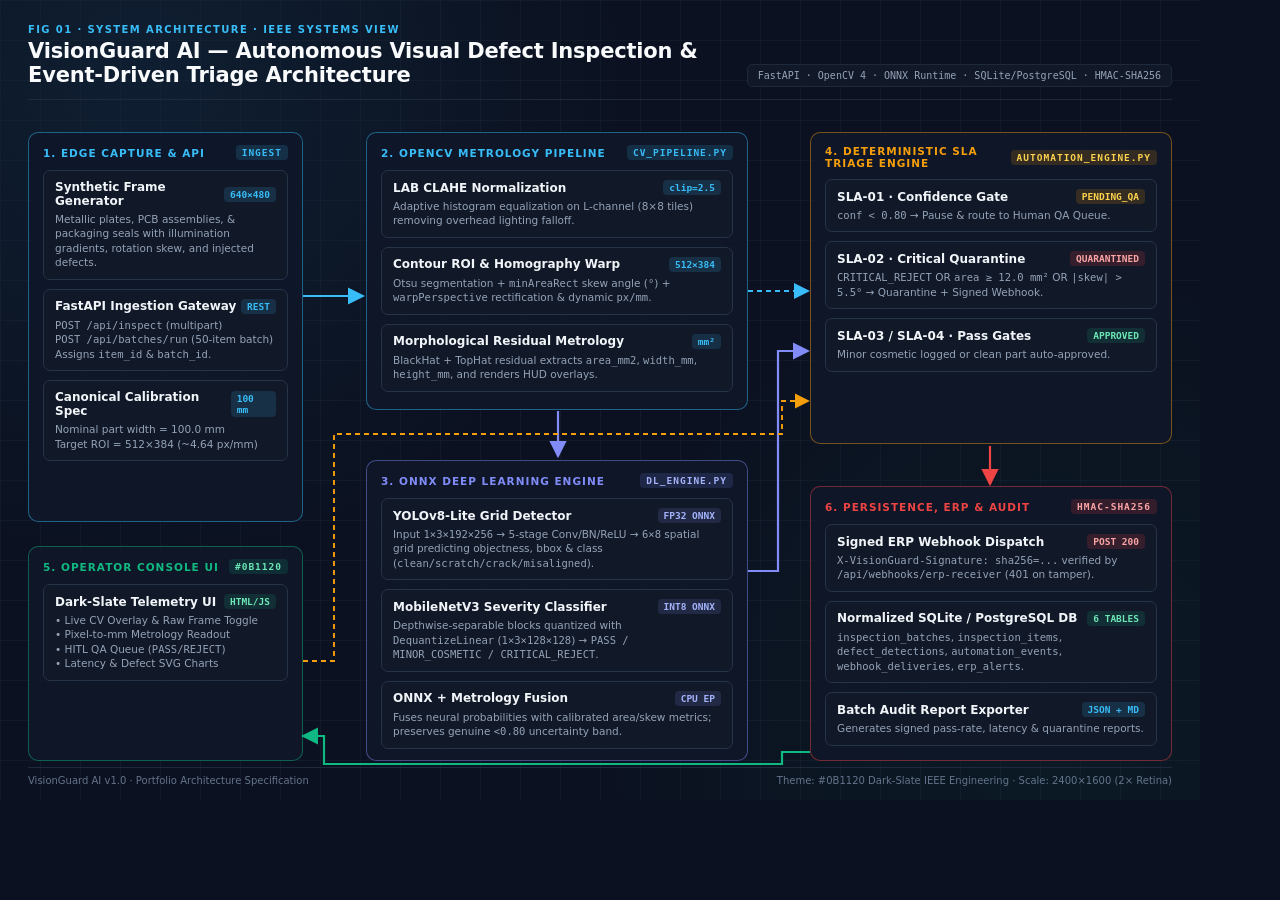
<file: _portfolio_diagrams/html/01_visionguard_architecture.html>
<!DOCTYPE html>
<html lang="en">
<head>
<meta charset="UTF-8" />
<style>

  * { box-sizing: border-box; margin: 0; padding: 0; }
  html, body {
    width: 1200px;
    height: 800px;
    overflow: hidden;
    background: #0B1120;
    color: #F1F5F9;
    font-family: "Inter", "Segoe UI", system-ui, -apple-system, sans-serif;
  }
  .canvas {
    width: 1200px;
    height: 800px;
    padding: 24px 28px;
    background:
      radial-gradient(circle at 12% 10%, rgba(56, 189, 248, 0.08), transparent 38%),
      radial-gradient(circle at 88% 90%, rgba(16, 185, 129, 0.06), transparent 36%),
      #0B1120;
    position: relative;
  }
  .grid-bg {
    position: absolute;
    inset: 0;
    background-image:
      linear-gradient(to right, rgba(30, 41, 59, 0.35) 1px, transparent 1px),
      linear-gradient(to bottom, rgba(30, 41, 59, 0.35) 1px, transparent 1px);
    background-size: 40px 40px;
    pointer-events: none;
  }
  .header {
    position: relative;
    z-index: 2;
    display: flex;
    justify-content: space-between;
    align-items: flex-end;
    border-bottom: 1.5px solid #1E293B;
    padding-bottom: 12px;
    margin-bottom: 16px;
  }
  .title-tag {
    font-size: 10px;
    font-weight: 700;
    letter-spacing: 1.4px;
    text-transform: uppercase;
    color: #38BDF8;
    margin-bottom: 4px;
  }
  h1 {
    font-size: 21px;
    font-weight: 800;
    color: #F8FAFC;
    letter-spacing: -0.2px;
  }
  .meta-badge {
    font-family: "JetBrains Mono", Consolas, monospace;
    font-size: 10px;
    color: #94A3B8;
    background: #111827;
    border: 1px solid #1E293B;
    padding: 5px 10px;
    border-radius: 5px;
    white-space: nowrap;
  }
  .footer {
    position: absolute;
    left: 28px;
    right: 28px;
    bottom: 14px;
    z-index: 2;
    display: flex;
    justify-content: space-between;
    font-size: 10px;
    color: #64748B;
    border-top: 1px solid #1E293B;
    padding-top: 7px;
  }
  .mono { font-family: "JetBrains Mono", Consolas, monospace; }

  .arch-stage {
    position: relative;
    z-index: 2;
    height: 660px;
  }
  .zone {
    position: absolute;
    border-radius: 10px;
    border: 1.5px solid #1E293B;
    background: rgba(15, 23, 42, 0.88);
    padding: 12px 14px;
  }
  .zone-title {
    font-size: 10.5px;
    font-weight: 800;
    text-transform: uppercase;
    letter-spacing: 1px;
    margin-bottom: 10px;
    display: flex;
    justify-content: space-between;
    align-items: center;
  }
  .box {
    background: #111827;
    border: 1px solid #263449;
    border-radius: 7px;
    padding: 9px 11px;
    margin-bottom: 9px;
  }
  .box:last-child { margin-bottom: 0; }
  .box-head {
    font-size: 12px;
    font-weight: 700;
    color: #F1F5F9;
    margin-bottom: 4px;
    display: flex;
    justify-content: space-between;
    align-items: center;
  }
  .box-sub {
    font-size: 10.5px;
    color: #94A3B8;
    line-height: 1.38;
  }
  .pill {
    font-family: "JetBrains Mono", Consolas, monospace;
    font-size: 9.5px;
    padding: 2px 6px;
    border-radius: 4px;
    font-weight: 700;
  }
  .c-cyan { color: #38BDF8; border-color: rgba(56,189,248,0.45); }
  .bg-cyan { background: rgba(56,189,248,0.14); color: #38BDF8; }
  .c-indigo { color: #818CF8; border-color: rgba(129,140,248,0.45); }
  .bg-indigo { background: rgba(129,140,248,0.14); color: #A5B4FC; }
  .c-emerald { color: #10B981; border-color: rgba(16,185,129,0.45); }
  .bg-emerald { background: rgba(16,185,129,0.14); color: #6EE7B7; }
  .c-amber { color: #F59E0B; border-color: rgba(245,158,11,0.45); }
  .bg-amber { background: rgba(245,158,11,0.16); color: #FCD34D; }
  .c-crimson { color: #EF4444; border-color: rgba(239,68,68,0.45); }
  .bg-crimson { background: rgba(239,68,68,0.16); color: #FCA5A5; }
</style>
</head>
<body>
<div class="canvas">
  <div class="grid-bg"></div>
  <header class="header">
    <div>
      <div class="title-tag">FIG 01 · SYSTEM ARCHITECTURE · IEEE SYSTEMS VIEW</div>
      <h1>VisionGuard AI — Autonomous Visual Defect Inspection &amp; Event-Driven Triage Architecture</h1>
    </div>
    <div class="meta-badge">FastAPI · OpenCV 4 · ONNX Runtime · SQLite/PostgreSQL · HMAC-SHA256</div>
  </header>

  <div class="arch-stage">
    <!-- SVG orthogonal connectors -->
    <svg width="1144" height="660" style="position:absolute;inset:0;z-index:1;pointer-events:none;">
      <defs>
        <marker id="arr-cyan" markerWidth="8" markerHeight="8" refX="7" refY="4" orient="auto">
          <path d="M0,0 L8,4 L0,8 Z" fill="#38BDF8"/>
        </marker>
        <marker id="arr-indigo" markerWidth="8" markerHeight="8" refX="7" refY="4" orient="auto">
          <path d="M0,0 L8,4 L0,8 Z" fill="#818CF8"/>
        </marker>
        <marker id="arr-emerald" markerWidth="8" markerHeight="8" refX="7" refY="4" orient="auto">
          <path d="M0,0 L8,4 L0,8 Z" fill="#10B981"/>
        </marker>
        <marker id="arr-crimson" markerWidth="8" markerHeight="8" refX="7" refY="4" orient="auto">
          <path d="M0,0 L8,4 L0,8 Z" fill="#EF4444"/>
        </marker>
        <marker id="arr-amber" markerWidth="8" markerHeight="8" refX="7" refY="4" orient="auto">
          <path d="M0,0 L8,4 L0,8 Z" fill="#F59E0B"/>
        </marker>
      </defs>
      <!-- Ingestion -> CV -->
      <path d="M275,180 L335,180" stroke="#38BDF8" stroke-width="2.2" fill="none" marker-end="url(#arr-cyan)"/>
      <!-- CV -> ONNX DL -->
      <path d="M530,295 L530,340" stroke="#818CF8" stroke-width="2.2" fill="none" marker-end="url(#arr-indigo)"/>
      <!-- CV -> SLA (metrology metrics) -->
      <path d="M720,175 L780,175" stroke="#38BDF8" stroke-width="2" stroke-dasharray="5,4" fill="none" marker-end="url(#arr-cyan)"/>
      <!-- ONNX DL -> SLA -->
      <path d="M720,455 L750,455 L750,235 L780,235" stroke="#818CF8" stroke-width="2.2" fill="none" marker-end="url(#arr-indigo)"/>
      <!-- SLA -> Persistence & ERP -->
      <path d="M962,330 L962,368" stroke="#EF4444" stroke-width="2.2" fill="none" marker-end="url(#arr-crimson)"/>
      <!-- Persistence -> Console (routed cleanly above footer in bottom gutter y=648) -->
      <path d="M782,636 L754,636 L754,648 L296,648 L296,620 L275,620" stroke="#10B981" stroke-width="2.2" fill="none" marker-end="url(#arr-emerald)"/>
      <!-- Console QA Override -> SLA (routed along left-middle corridor y=318 and vertical channel x=754) -->
      <path d="M275,545 L306,545 L306,318 L754,318 L754,285 L780,285" stroke="#F59E0B" stroke-width="1.9" stroke-dasharray="5,4" fill="none" marker-end="url(#arr-amber)"/>
    </svg>

    <!-- Zone 1: Edge Ingestion -->
    <div class="zone c-cyan" style="left:0;top:16px;width:275px;height:390px;">
      <div class="zone-title"><span>1. Edge Capture &amp; API</span><span class="pill bg-cyan">INGEST</span></div>
      <div class="box">
        <div class="box-head"><span>Synthetic Frame Generator</span><span class="pill bg-cyan">640×480</span></div>
        <div class="box-sub">Metallic plates, PCB assemblies, &amp; packaging seals with illumination gradients, rotation skew, and injected defects.</div>
      </div>
      <div class="box">
        <div class="box-head"><span>FastAPI Ingestion Gateway</span><span class="pill bg-cyan">REST</span></div>
        <div class="box-sub"><span class="mono">POST /api/inspect</span> (multipart)<br/><span class="mono">POST /api/batches/run</span> (50-item batch)<br/>Assigns <span class="mono">item_id</span> &amp; <span class="mono">batch_id</span>.</div>
      </div>
      <div class="box">
        <div class="box-head"><span>Canonical Calibration Spec</span><span class="pill bg-cyan">100 mm</span></div>
        <div class="box-sub">Nominal part width = 100.0 mm<br/>Target ROI = 512×384 (~4.64 px/mm)</div>
      </div>
    </div>

    <!-- Zone 1b: Operator Console -->
    <div class="zone c-emerald" style="left:0;top:430px;width:275px;height:215px;">
      <div class="zone-title"><span>5. Operator Console UI</span><span class="pill bg-emerald">#0B1120</span></div>
      <div class="box">
        <div class="box-head"><span>Dark-Slate Telemetry UI</span><span class="pill bg-emerald">HTML/JS</span></div>
        <div class="box-sub">• Live CV Overlay &amp; Raw Frame Toggle<br/>• Pixel-to-mm Metrology Readout<br/>• HITL QA Queue (<span class="mono">PASS/REJECT</span>)<br/>• Latency &amp; Defect SVG Charts</div>
      </div>
    </div>

    <!-- Zone 2: Classical CV & Metrology -->
    <div class="zone c-cyan" style="left:338px;top:16px;width:382px;height:278px;">
      <div class="zone-title"><span>2. OpenCV Metrology Pipeline</span><span class="pill bg-cyan">cv_pipeline.py</span></div>
      <div class="box">
        <div class="box-head"><span>LAB CLAHE Normalization</span><span class="pill bg-cyan">clip=2.5</span></div>
        <div class="box-sub">Adaptive histogram equalization on L-channel (8×8 tiles) removing overhead lighting falloff.</div>
      </div>
      <div class="box">
        <div class="box-head"><span>Contour ROI &amp; Homography Warp</span><span class="pill bg-cyan">512×384</span></div>
        <div class="box-sub">Otsu segmentation + <span class="mono">minAreaRect</span> skew angle (<span class="mono">°</span>) + <span class="mono">warpPerspective</span> rectification &amp; dynamic <span class="mono">px/mm</span>.</div>
      </div>
      <div class="box">
        <div class="box-head"><span>Morphological Residual Metrology</span><span class="pill bg-cyan">mm²</span></div>
        <div class="box-sub">BlackHat + TopHat residual extracts <span class="mono">area_mm2</span>, <span class="mono">width_mm</span>, <span class="mono">height_mm</span>, and renders HUD overlays.</div>
      </div>
    </div>

    <!-- Zone 3: ONNX Runtime DL Engine -->
    <div class="zone c-indigo" style="left:338px;top:344px;width:382px;height:301px;">
      <div class="zone-title"><span>3. ONNX Deep Learning Engine</span><span class="pill bg-indigo">dl_engine.py</span></div>
      <div class="box">
        <div class="box-head"><span>YOLOv8-Lite Grid Detector</span><span class="pill bg-indigo">FP32 ONNX</span></div>
        <div class="box-sub">Input <span class="mono">1×3×192×256</span> → 5-stage Conv/BN/ReLU → <span class="mono">6×8</span> spatial grid predicting objectness, bbox &amp; class (<span class="mono">clean/scratch/crack/misaligned</span>).</div>
      </div>
      <div class="box">
        <div class="box-head"><span>MobileNetV3 Severity Classifier</span><span class="pill bg-indigo">INT8 ONNX</span></div>
        <div class="box-sub">Depthwise-separable blocks quantized with <span class="mono">DequantizeLinear</span> (<span class="mono">1×3×128×128</span>) → <span class="mono">PASS / MINOR_COSMETIC / CRITICAL_REJECT</span>.</div>
      </div>
      <div class="box">
        <div class="box-head"><span>ONNX + Metrology Fusion</span><span class="pill bg-indigo">CPU EP</span></div>
        <div class="box-sub">Fuses neural probabilities with calibrated area/skew metrics; preserves genuine <span class="mono">&lt;0.80</span> uncertainty band.</div>
      </div>
    </div>

    <!-- Zone 4: Automation Triage -->
    <div class="zone c-amber" style="left:782px;top:16px;width:362px;height:312px;">
      <div class="zone-title"><span>4. Deterministic SLA Triage Engine</span><span class="pill bg-amber">automation_engine.py</span></div>
      <div class="box">
        <div class="box-head"><span>SLA-01 · Confidence Gate</span><span class="pill bg-amber">PENDING_QA</span></div>
        <div class="box-sub"><span class="mono">conf &lt; 0.80</span> → Pause &amp; route to Human QA Queue.</div>
      </div>
      <div class="box">
        <div class="box-head"><span>SLA-02 · Critical Quarantine</span><span class="pill bg-crimson">QUARANTINED</span></div>
        <div class="box-sub"><span class="mono">CRITICAL_REJECT</span> OR <span class="mono">area ≥ 12.0 mm²</span> OR <span class="mono">|skew| &gt; 5.5°</span> → Quarantine + Signed Webhook.</div>
      </div>
      <div class="box">
        <div class="box-head"><span>SLA-03 / SLA-04 · Pass Gates</span><span class="pill bg-emerald">APPROVED</span></div>
        <div class="box-sub">Minor cosmetic logged or clean part auto-approved.</div>
      </div>
    </div>

    <!-- Zone 4b: Persistence & Webhook Dispatch -->
    <div class="zone c-crimson" style="left:782px;top:370px;width:362px;height:275px;">
      <div class="zone-title"><span>6. Persistence, ERP &amp; Audit</span><span class="pill bg-crimson">HMAC-SHA256</span></div>
      <div class="box">
        <div class="box-head"><span>Signed ERP Webhook Dispatch</span><span class="pill bg-crimson">POST 200</span></div>
        <div class="box-sub"><span class="mono">X-VisionGuard-Signature: sha256=...</span> verified by <span class="mono">/api/webhooks/erp-receiver</span> (401 on tamper).</div>
      </div>
      <div class="box">
        <div class="box-head"><span>Normalized SQLite / PostgreSQL DB</span><span class="pill bg-emerald">6 TABLES</span></div>
        <div class="box-sub"><span class="mono">inspection_batches</span>, <span class="mono">inspection_items</span>, <span class="mono">defect_detections</span>, <span class="mono">automation_events</span>, <span class="mono">webhook_deliveries</span>, <span class="mono">erp_alerts</span>.</div>
      </div>
      <div class="box">
        <div class="box-head"><span>Batch Audit Report Exporter</span><span class="pill bg-cyan">JSON + MD</span></div>
        <div class="box-sub">Generates signed pass-rate, latency &amp; quarantine reports.</div>
      </div>
    </div>
  </div>

  <footer class="footer">
    <span>VisionGuard AI v1.0 · Portfolio Architecture Specification</span>
    <span>Theme: #0B1120 Dark-Slate IEEE Engineering · Scale: 2400×1600 (2× Retina)</span>
  </footer>
</div>
</body>
</html>
</file>
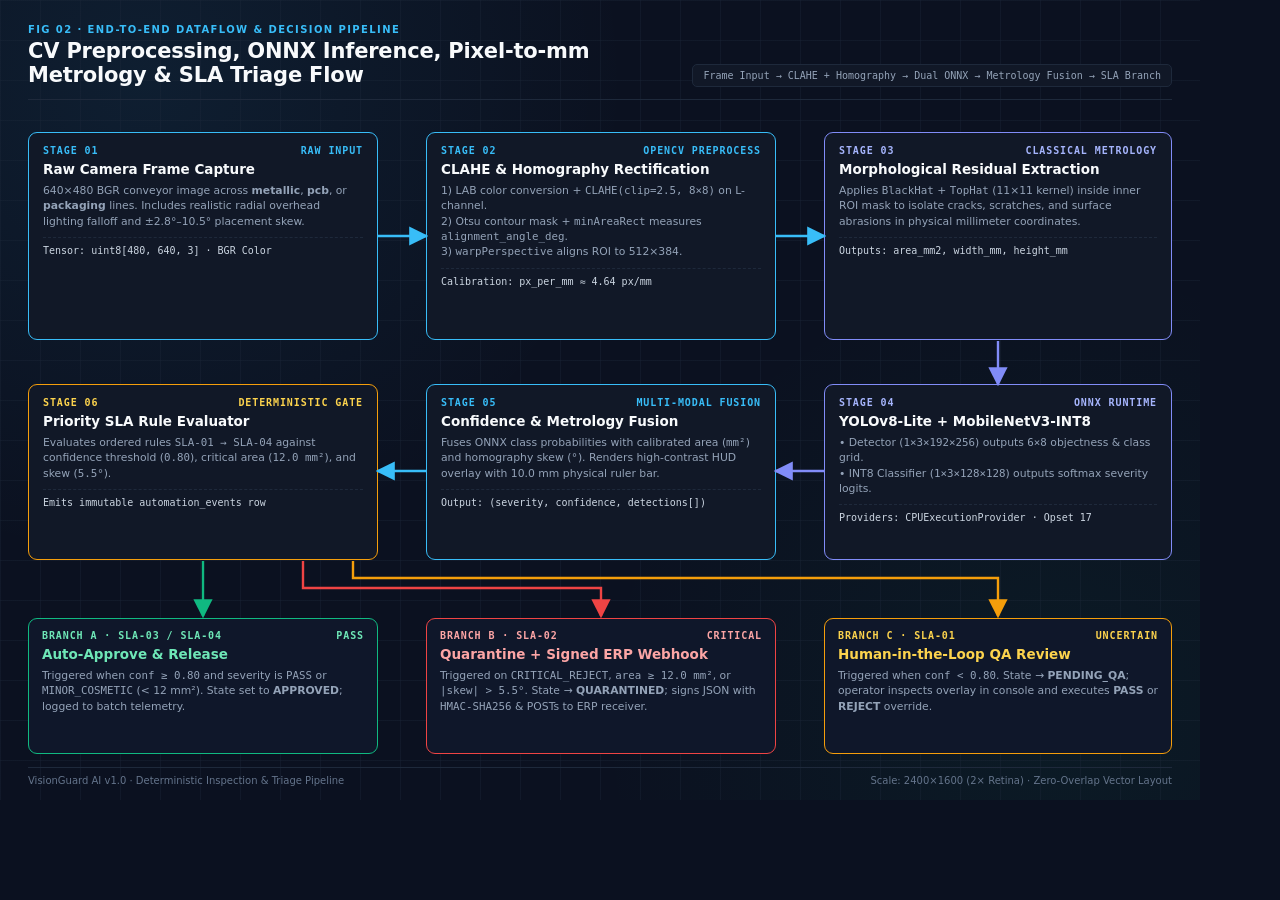
<file: _portfolio_diagrams/html/02_cv_dl_triage_pipeline.html>
<!DOCTYPE html>
<html lang="en">
<head>
<meta charset="UTF-8" />
<style>

  * { box-sizing: border-box; margin: 0; padding: 0; }
  html, body {
    width: 1200px;
    height: 800px;
    overflow: hidden;
    background: #0B1120;
    color: #F1F5F9;
    font-family: "Inter", "Segoe UI", system-ui, -apple-system, sans-serif;
  }
  .canvas {
    width: 1200px;
    height: 800px;
    padding: 24px 28px;
    background:
      radial-gradient(circle at 12% 10%, rgba(56, 189, 248, 0.08), transparent 38%),
      radial-gradient(circle at 88% 90%, rgba(16, 185, 129, 0.06), transparent 36%),
      #0B1120;
    position: relative;
  }
  .grid-bg {
    position: absolute;
    inset: 0;
    background-image:
      linear-gradient(to right, rgba(30, 41, 59, 0.35) 1px, transparent 1px),
      linear-gradient(to bottom, rgba(30, 41, 59, 0.35) 1px, transparent 1px);
    background-size: 40px 40px;
    pointer-events: none;
  }
  .header {
    position: relative;
    z-index: 2;
    display: flex;
    justify-content: space-between;
    align-items: flex-end;
    border-bottom: 1.5px solid #1E293B;
    padding-bottom: 12px;
    margin-bottom: 16px;
  }
  .title-tag {
    font-size: 10px;
    font-weight: 700;
    letter-spacing: 1.4px;
    text-transform: uppercase;
    color: #38BDF8;
    margin-bottom: 4px;
  }
  h1 {
    font-size: 21px;
    font-weight: 800;
    color: #F8FAFC;
    letter-spacing: -0.2px;
  }
  .meta-badge {
    font-family: "JetBrains Mono", Consolas, monospace;
    font-size: 10px;
    color: #94A3B8;
    background: #111827;
    border: 1px solid #1E293B;
    padding: 5px 10px;
    border-radius: 5px;
    white-space: nowrap;
  }
  .footer {
    position: absolute;
    left: 28px;
    right: 28px;
    bottom: 14px;
    z-index: 2;
    display: flex;
    justify-content: space-between;
    font-size: 10px;
    color: #64748B;
    border-top: 1px solid #1E293B;
    padding-top: 7px;
  }
  .mono { font-family: "JetBrains Mono", Consolas, monospace; }

  .flow-stage {
    position: relative;
    z-index: 2;
    height: 660px;
  }
  .step-card {
    position: absolute;
    background: #111827;
    border: 1.5px solid #263449;
    border-radius: 9px;
    padding: 12px 14px;
  }
  .step-num {
    font-family: "JetBrains Mono", Consolas, monospace;
    font-size: 10px;
    font-weight: 800;
    letter-spacing: 0.9px;
    text-transform: uppercase;
    margin-bottom: 5px;
    display: flex;
    justify-content: space-between;
  }
  .step-title {
    font-size: 13.5px;
    font-weight: 800;
    color: #F8FAFC;
    margin-bottom: 6px;
  }
  .step-body {
    font-size: 10.8px;
    color: #94A3B8;
    line-height: 1.42;
  }
  .metric-row {
    margin-top: 8px;
    padding-top: 7px;
    border-top: 1px dashed #1E293B;
    font-family: "JetBrains Mono", Consolas, monospace;
    font-size: 10px;
    color: #CBD5E1;
  }
  .branch-card {
    position: absolute;
    border-radius: 9px;
    padding: 11px 13px;
    background: #0F172A;
  }
</style>
</head>
<body>
<div class="canvas">
  <div class="grid-bg"></div>
  <header class="header">
    <div>
      <div class="title-tag">FIG 02 · END-TO-END DATAFLOW &amp; DECISION PIPELINE</div>
      <h1>CV Preprocessing, ONNX Inference, Pixel-to-mm Metrology &amp; SLA Triage Flow</h1>
    </div>
    <div class="meta-badge">Frame Input → CLAHE + Homography → Dual ONNX → Metrology Fusion → SLA Branch</div>
  </header>

  <div class="flow-stage">
    <svg width="1144" height="660" style="position:absolute;inset:0;z-index:1;pointer-events:none;">
      <defs>
        <marker id="a-c" markerWidth="8" markerHeight="8" refX="7" refY="4" orient="auto"><path d="M0,0 L8,4 L0,8 Z" fill="#38BDF8"/></marker>
        <marker id="a-i" markerWidth="8" markerHeight="8" refX="7" refY="4" orient="auto"><path d="M0,0 L8,4 L0,8 Z" fill="#818CF8"/></marker>
        <marker id="a-e" markerWidth="8" markerHeight="8" refX="7" refY="4" orient="auto"><path d="M0,0 L8,4 L0,8 Z" fill="#10B981"/></marker>
        <marker id="a-r" markerWidth="8" markerHeight="8" refX="7" refY="4" orient="auto"><path d="M0,0 L8,4 L0,8 Z" fill="#EF4444"/></marker>
        <marker id="a-a" markerWidth="8" markerHeight="8" refX="7" refY="4" orient="auto"><path d="M0,0 L8,4 L0,8 Z" fill="#F59E0B"/></marker>
      </defs>
      <!-- Top row: 1 -> 2 -> 3 -->
      <path d="M350,120 L398,120" stroke="#38BDF8" stroke-width="2.4" fill="none" marker-end="url(#a-c)"/>
      <path d="M748,120 L796,120" stroke="#38BDF8" stroke-width="2.4" fill="none" marker-end="url(#a-c)"/>
      <!-- 3 -> 4 (vertical drop on right to middle row) -->
      <path d="M970,225 L970,268" stroke="#818CF8" stroke-width="2.4" fill="none" marker-end="url(#a-i)"/>
      <!-- Middle row: 4 -> 5 (right to left) -->
      <path d="M796,355 L748,355" stroke="#818CF8" stroke-width="2.4" fill="none" marker-end="url(#a-i)"/>
      <!-- 5 -> 6 (right to left) -->
      <path d="M398,355 L350,355" stroke="#38BDF8" stroke-width="2.4" fill="none" marker-end="url(#a-c)"/>
      <!-- 6 (SLA Gate) -> 3 bottom branches -->
      <path d="M175,445 L175,500" stroke="#10B981" stroke-width="2.4" fill="none" marker-end="url(#a-e)"/>
      <path d="M275,445 L275,472 L573,472 L573,500" stroke="#EF4444" stroke-width="2.4" fill="none" marker-end="url(#a-r)"/>
      <path d="M325,445 L325,462 L970,462 L970,500" stroke="#F59E0B" stroke-width="2.4" fill="none" marker-end="url(#a-a)"/>
    </svg>

    <!-- STEP 1 -->
    <div class="step-card" style="left:0;top:16px;width:350px;height:208px;border-color:#38BDF8;">
      <div class="step-num" style="color:#38BDF8;"><span>STAGE 01</span><span>RAW INPUT</span></div>
      <div class="step-title">Raw Camera Frame Capture</div>
      <div class="step-body">
        640×480 BGR conveyor image across <strong>metallic</strong>, <strong>pcb</strong>, or <strong>packaging</strong> lines. Includes realistic radial overhead lighting falloff and ±2.8°–10.5° placement skew.
      </div>
      <div class="metric-row">Tensor: uint8[480, 640, 3] · BGR Color</div>
    </div>

    <!-- STEP 2 -->
    <div class="step-card" style="left:398px;top:16px;width:350px;height:208px;border-color:#38BDF8;">
      <div class="step-num" style="color:#38BDF8;"><span>STAGE 02</span><span>OPENCV PREPROCESS</span></div>
      <div class="step-title">CLAHE &amp; Homography Rectification</div>
      <div class="step-body">
        1) LAB color conversion + <span class="mono">CLAHE(clip=2.5, 8×8)</span> on L-channel.<br/>
        2) Otsu contour mask + <span class="mono">minAreaRect</span> measures <span class="mono">alignment_angle_deg</span>.<br/>
        3) <span class="mono">warpPerspective</span> aligns ROI to 512×384.
      </div>
      <div class="metric-row">Calibration: px_per_mm ≈ 4.64 px/mm</div>
    </div>

    <!-- STEP 3 -->
    <div class="step-card" style="left:796px;top:16px;width:348px;height:208px;border-color:#818CF8;">
      <div class="step-num" style="color:#A5B4FC;"><span>STAGE 03</span><span>CLASSICAL METROLOGY</span></div>
      <div class="step-title">Morphological Residual Extraction</div>
      <div class="step-body">
        Applies <span class="mono">BlackHat</span> + <span class="mono">TopHat</span> (11×11 kernel) inside inner ROI mask to isolate cracks, scratches, and surface abrasions in physical millimeter coordinates.
      </div>
      <div class="metric-row">Outputs: area_mm2, width_mm, height_mm</div>
    </div>

    <!-- STEP 4 -->
    <div class="step-card" style="left:796px;top:268px;width:348px;height:176px;border-color:#818CF8;">
      <div class="step-num" style="color:#A5B4FC;"><span>STAGE 04</span><span>ONNX RUNTIME</span></div>
      <div class="step-title">YOLOv8-Lite + MobileNetV3-INT8</div>
      <div class="step-body">
        • Detector (<span class="mono">1×3×192×256</span>) outputs <span class="mono">6×8</span> objectness &amp; class grid.<br/>
        • INT8 Classifier (<span class="mono">1×3×128×128</span>) outputs softmax severity logits.
      </div>
      <div class="metric-row">Providers: CPUExecutionProvider · Opset 17</div>
    </div>

    <!-- STEP 5 -->
    <div class="step-card" style="left:398px;top:268px;width:350px;height:176px;border-color:#38BDF8;">
      <div class="step-num" style="color:#38BDF8;"><span>STAGE 05</span><span>MULTI-MODAL FUSION</span></div>
      <div class="step-title">Confidence &amp; Metrology Fusion</div>
      <div class="step-body">
        Fuses ONNX class probabilities with calibrated area (<span class="mono">mm²</span>) and homography skew (<span class="mono">°</span>). Renders high-contrast HUD overlay with 10.0 mm physical ruler bar.
      </div>
      <div class="metric-row">Output: (severity, confidence, detections[])</div>
    </div>

    <!-- STEP 6 -->
    <div class="step-card" style="left:0;top:268px;width:350px;height:176px;border-color:#F59E0B;">
      <div class="step-num" style="color:#FCD34D;"><span>STAGE 06</span><span>DETERMINISTIC GATE</span></div>
      <div class="step-title">Priority SLA Rule Evaluator</div>
      <div class="step-body">
        Evaluates ordered rules <span class="mono">SLA-01 → SLA-04</span> against confidence threshold (<span class="mono">0.80</span>), critical area (<span class="mono">12.0 mm²</span>), and skew (<span class="mono">5.5°</span>).
      </div>
      <div class="metric-row">Emits immutable automation_events row</div>
    </div>

    <!-- BRANCH A: AUTO-APPROVE -->
    <div class="branch-card" style="left:0;top:502px;width:350px;height:136px;border:1.5px solid #10B981;">
      <div class="step-num" style="color:#6EE7B7;"><span>BRANCH A · SLA-03 / SLA-04</span><span>PASS</span></div>
      <div class="step-title" style="color:#6EE7B7;">Auto-Approve &amp; Release</div>
      <div class="step-body">
        Triggered when <span class="mono">conf ≥ 0.80</span> and severity is <span class="mono">PASS</span> or <span class="mono">MINOR_COSMETIC</span> (&lt; 12 mm²). State set to <strong>APPROVED</strong>; logged to batch telemetry.
      </div>
    </div>

    <!-- BRANCH B: QUARANTINE + WEBHOOK -->
    <div class="branch-card" style="left:398px;top:502px;width:350px;height:136px;border:1.5px solid #EF4444;">
      <div class="step-num" style="color:#FCA5A5;"><span>BRANCH B · SLA-02</span><span>CRITICAL</span></div>
      <div class="step-title" style="color:#FCA5A5;">Quarantine + Signed ERP Webhook</div>
      <div class="step-body">
        Triggered on <span class="mono">CRITICAL_REJECT</span>, <span class="mono">area ≥ 12.0 mm²</span>, or <span class="mono">|skew| &gt; 5.5°</span>. State → <strong>QUARANTINED</strong>; signs JSON with <span class="mono">HMAC-SHA256</span> &amp; POSTs to ERP receiver.
      </div>
    </div>

    <!-- BRANCH C: HITL QA -->
    <div class="branch-card" style="left:796px;top:502px;width:348px;height:136px;border:1.5px solid #F59E0B;">
      <div class="step-num" style="color:#FCD34D;"><span>BRANCH C · SLA-01</span><span>UNCERTAIN</span></div>
      <div class="step-title" style="color:#FCD34D;">Human-in-the-Loop QA Review</div>
      <div class="step-body">
        Triggered when <span class="mono">conf &lt; 0.80</span>. State → <strong>PENDING_QA</strong>; operator inspects overlay in console and executes <strong>PASS</strong> or <strong>REJECT</strong> override.
      </div>
    </div>
  </div>

  <footer class="footer">
    <span>VisionGuard AI v1.0 · Deterministic Inspection &amp; Triage Pipeline</span>
    <span>Scale: 2400×1600 (2× Retina) · Zero-Overlap Vector Layout</span>
  </footer>
</div>
</body>
</html>
</file>
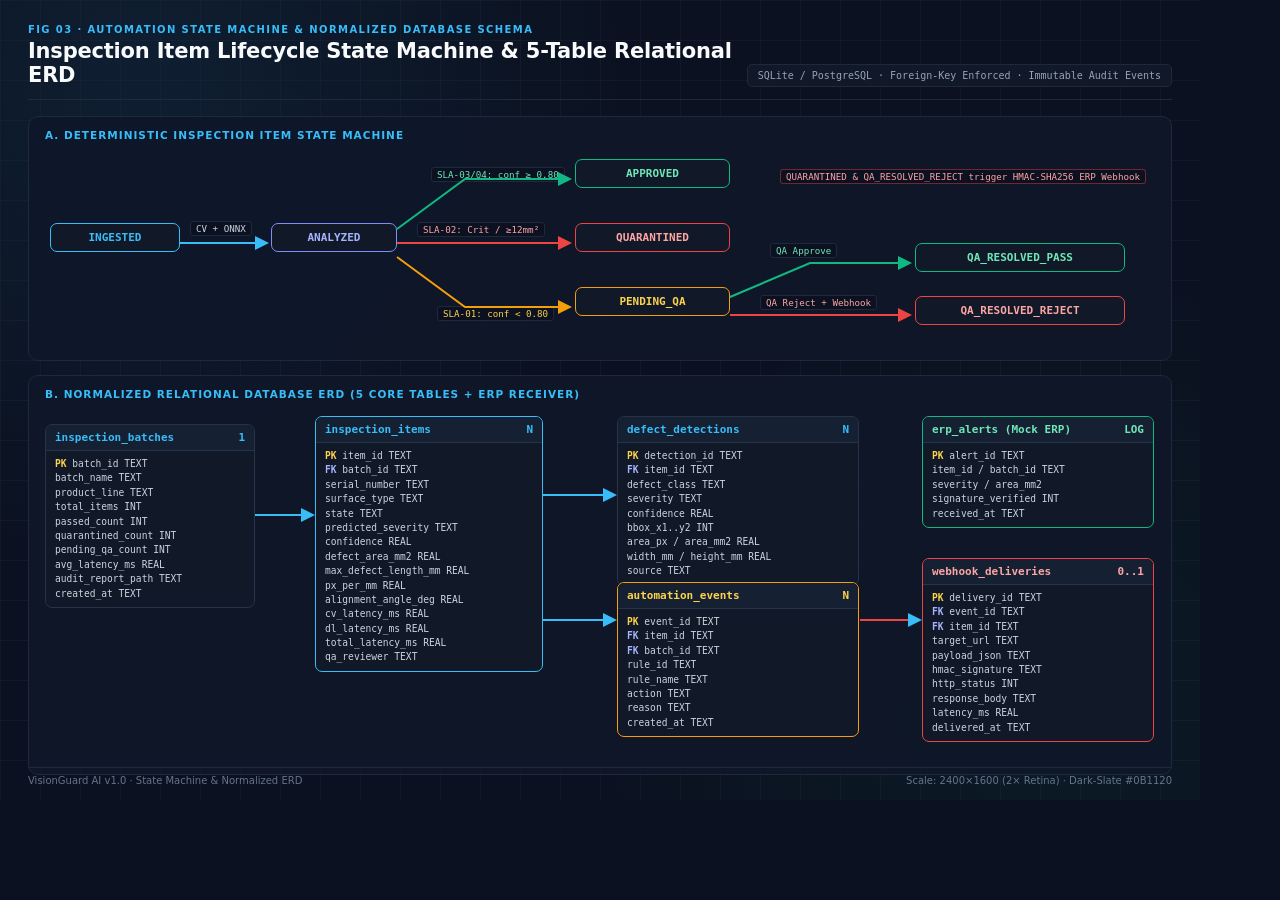
<file: _portfolio_diagrams/html/03_automation_erd_state_machine.html>
<!DOCTYPE html>
<html lang="en">
<head>
<meta charset="UTF-8" />
<style>

  * { box-sizing: border-box; margin: 0; padding: 0; }
  html, body {
    width: 1200px;
    height: 800px;
    overflow: hidden;
    background: #0B1120;
    color: #F1F5F9;
    font-family: "Inter", "Segoe UI", system-ui, -apple-system, sans-serif;
  }
  .canvas {
    width: 1200px;
    height: 800px;
    padding: 24px 28px;
    background:
      radial-gradient(circle at 12% 10%, rgba(56, 189, 248, 0.08), transparent 38%),
      radial-gradient(circle at 88% 90%, rgba(16, 185, 129, 0.06), transparent 36%),
      #0B1120;
    position: relative;
  }
  .grid-bg {
    position: absolute;
    inset: 0;
    background-image:
      linear-gradient(to right, rgba(30, 41, 59, 0.35) 1px, transparent 1px),
      linear-gradient(to bottom, rgba(30, 41, 59, 0.35) 1px, transparent 1px);
    background-size: 40px 40px;
    pointer-events: none;
  }
  .header {
    position: relative;
    z-index: 2;
    display: flex;
    justify-content: space-between;
    align-items: flex-end;
    border-bottom: 1.5px solid #1E293B;
    padding-bottom: 12px;
    margin-bottom: 16px;
  }
  .title-tag {
    font-size: 10px;
    font-weight: 700;
    letter-spacing: 1.4px;
    text-transform: uppercase;
    color: #38BDF8;
    margin-bottom: 4px;
  }
  h1 {
    font-size: 21px;
    font-weight: 800;
    color: #F8FAFC;
    letter-spacing: -0.2px;
  }
  .meta-badge {
    font-family: "JetBrains Mono", Consolas, monospace;
    font-size: 10px;
    color: #94A3B8;
    background: #111827;
    border: 1px solid #1E293B;
    padding: 5px 10px;
    border-radius: 5px;
    white-space: nowrap;
  }
  .footer {
    position: absolute;
    left: 28px;
    right: 28px;
    bottom: 14px;
    z-index: 2;
    display: flex;
    justify-content: space-between;
    font-size: 10px;
    color: #64748B;
    border-top: 1px solid #1E293B;
    padding-top: 7px;
  }
  .mono { font-family: "JetBrains Mono", Consolas, monospace; }

  .section-box {
    position: relative;
    z-index: 2;
    border: 1.5px solid #1E293B;
    border-radius: 10px;
    background: rgba(15, 23, 42, 0.85);
    padding: 12px 16px;
  }
  .sec-label {
    font-size: 10.5px;
    font-weight: 800;
    letter-spacing: 1px;
    text-transform: uppercase;
    color: #38BDF8;
    margin-bottom: 10px;
  }
  .state-node {
    position: absolute;
    border-radius: 7px;
    padding: 7px 10px;
    text-align: center;
    font-family: "JetBrains Mono", Consolas, monospace;
    font-size: 11px;
    font-weight: 700;
    background: #111827;
    border: 1.5px solid #334155;
  }
  .edge-tag {
    position: absolute;
    font-family: "JetBrains Mono", Consolas, monospace;
    font-size: 9.2px;
    color: #CBD5E1;
    background: #0B1120;
    padding: 1px 5px;
    border-radius: 3px;
    border: 1px solid #1E293B;
  }
  .erd-table {
    position: absolute;
    background: #111827;
    border: 1.5px solid #263449;
    border-radius: 7px;
    overflow: hidden;
  }
  .erd-head {
    background: #162033;
    padding: 6px 9px;
    font-family: "JetBrains Mono", Consolas, monospace;
    font-size: 11px;
    font-weight: 800;
    color: #38BDF8;
    border-bottom: 1px solid #263449;
    display: flex;
    justify-content: space-between;
  }
  .erd-cols {
    padding: 6px 9px;
    font-family: "JetBrains Mono", Consolas, monospace;
    font-size: 9.6px;
    line-height: 1.5;
    color: #CBD5E1;
  }
  .pk { color: #FCD34D; font-weight: 700; }
  .fk { color: #A5B4FC; font-weight: 700; }
</style>
</head>
<body>
<div class="canvas">
  <div class="grid-bg"></div>
  <header class="header">
    <div>
      <div class="title-tag">FIG 03 · AUTOMATION STATE MACHINE &amp; NORMALIZED DATABASE SCHEMA</div>
      <h1>Inspection Item Lifecycle State Machine &amp; 5-Table Relational ERD</h1>
    </div>
    <div class="meta-badge">SQLite / PostgreSQL · Foreign-Key Enforced · Immutable Audit Events</div>
  </header>

  <!-- TOP HALF: STATE MACHINE -->
  <div class="section-box" style="height:245px;margin-bottom:14px;">
    <div class="sec-label">A. Deterministic Inspection Item State Machine</div>
    <div style="position:relative;height:195px;">
      <svg width="1110" height="195" style="position:absolute;inset:0;z-index:1;pointer-events:none;">
        <defs>
          <marker id="sm-c" markerWidth="7" markerHeight="7" refX="6" refY="3.5" orient="auto"><path d="M0,0 L7,3.5 L0,7 Z" fill="#38BDF8"/></marker>
          <marker id="sm-e" markerWidth="7" markerHeight="7" refX="6" refY="3.5" orient="auto"><path d="M0,0 L7,3.5 L0,7 Z" fill="#10B981"/></marker>
          <marker id="sm-r" markerWidth="7" markerHeight="7" refX="6" refY="3.5" orient="auto"><path d="M0,0 L7,3.5 L0,7 Z" fill="#EF4444"/></marker>
          <marker id="sm-a" markerWidth="7" markerHeight="7" refX="6" refY="3.5" orient="auto"><path d="M0,0 L7,3.5 L0,7 Z" fill="#F59E0B"/></marker>
        </defs>
        <!-- INGESTED -> ANALYZED -->
        <path d="M135,92 L222,92" stroke="#38BDF8" stroke-width="2" fill="none" marker-end="url(#sm-c)"/>
        <!-- ANALYZED -> APPROVED (top) -->
        <path d="M352,78 L420,28 L525,28" stroke="#10B981" stroke-width="2" fill="none" marker-end="url(#sm-e)"/>
        <!-- ANALYZED -> QUARANTINED (mid) -->
        <path d="M352,92 L525,92" stroke="#EF4444" stroke-width="2" fill="none" marker-end="url(#sm-r)"/>
        <!-- ANALYZED -> PENDING_QA (bottom) -->
        <path d="M352,106 L420,156 L525,156" stroke="#F59E0B" stroke-width="2" fill="none" marker-end="url(#sm-a)"/>
        <!-- PENDING_QA -> QA_RESOLVED_PASS -->
        <path d="M685,146 L765,112 L865,112" stroke="#10B981" stroke-width="2" fill="none" marker-end="url(#sm-e)"/>
        <!-- PENDING_QA -> QA_RESOLVED_REJECT -->
        <path d="M685,164 L765,164 L865,164" stroke="#EF4444" stroke-width="2" fill="none" marker-end="url(#sm-r)"/>
      </svg>

      <div class="state-node" style="left:5px;top:72px;width:130px;border-color:#38BDF8;color:#38BDF8;">INGESTED</div>
      <div class="edge-tag" style="left:145px;top:70px;">CV + ONNX</div>

      <div class="state-node" style="left:226px;top:72px;width:126px;border-color:#818CF8;color:#A5B4FC;">ANALYZED</div>

      <div class="edge-tag" style="left:386px;top:16px;color:#6EE7B7;">SLA-03/04: conf ≥ 0.80</div>
      <div class="state-node" style="left:530px;top:8px;width:155px;border-color:#10B981;color:#6EE7B7;">APPROVED</div>

      <div class="edge-tag" style="left:372px;top:71px;color:#FCA5A5;">SLA-02: Crit / ≥12mm²</div>
      <div class="state-node" style="left:530px;top:72px;width:155px;border-color:#EF4444;color:#FCA5A5;">QUARANTINED</div>

      <div class="edge-tag" style="left:392px;top:155px;color:#FCD34D;">SLA-01: conf &lt; 0.80</div>
      <div class="state-node" style="left:530px;top:136px;width:155px;border-color:#F59E0B;color:#FCD34D;">PENDING_QA</div>

      <div class="edge-tag" style="left:725px;top:92px;color:#6EE7B7;">QA Approve</div>
      <div class="state-node" style="left:870px;top:92px;width:210px;border-color:#10B981;color:#6EE7B7;">QA_RESOLVED_PASS</div>

      <div class="edge-tag" style="left:715px;top:144px;color:#FCA5A5;">QA Reject + Webhook</div>
      <div class="state-node" style="left:870px;top:145px;width:210px;border-color:#EF4444;color:#FCA5A5;">QA_RESOLVED_REJECT</div>

      <div class="edge-tag" style="left:735px;top:18px;border-color:rgba(239,68,68,0.45);color:#FCA5A5;">
        QUARANTINED &amp; QA_RESOLVED_REJECT trigger HMAC-SHA256 ERP Webhook
      </div>
    </div>
  </div>

  <!-- BOTTOM HALF: NORMALIZED ERD -->
  <div class="section-box" style="height:400px;">
    <div class="sec-label">B. Normalized Relational Database ERD (5 Core Tables + ERP Receiver)</div>
    <div style="position:relative;height:350px;">
      <svg width="1110" height="350" style="position:absolute;inset:0;z-index:1;pointer-events:none;">
        <defs>
          <marker id="erd-arr" markerWidth="7" markerHeight="7" refX="6" refY="3.5" orient="auto"><path d="M0,0 L7,3.5 L0,7 Z" fill="#38BDF8"/></marker>
        </defs>
        <!-- batches -> items (1 to N) -->
        <path d="M210,105 L268,105" stroke="#38BDF8" stroke-width="2" fill="none" marker-end="url(#erd-arr)"/>
        <!-- items -> defect_detections -->
        <path d="M498,85 L570,85" stroke="#38BDF8" stroke-width="2" fill="none" marker-end="url(#erd-arr)"/>
        <!-- items -> automation_events -->
        <path d="M498,210 L570,210" stroke="#38BDF8" stroke-width="2" fill="none" marker-end="url(#erd-arr)"/>
        <!-- automation_events -> webhook_deliveries -->
        <path d="M815,210 L875,210" stroke="#EF4444" stroke-width="2" fill="none" marker-end="url(#erd-arr)"/>
      </svg>

      <!-- Table 1: inspection_batches -->
      <div class="erd-table" style="left:0;top:14px;width:210px;">
        <div class="erd-head"><span>inspection_batches</span><span>1</span></div>
        <div class="erd-cols">
          <span class="pk">PK</span> batch_id TEXT<br/>
          batch_name TEXT<br/>
          product_line TEXT<br/>
          total_items INT<br/>
          passed_count INT<br/>
          quarantined_count INT<br/>
          pending_qa_count INT<br/>
          avg_latency_ms REAL<br/>
          audit_report_path TEXT<br/>
          created_at TEXT
        </div>
      </div>

      <!-- Table 2: inspection_items -->
      <div class="erd-table" style="left:270px;top:6px;width:228px;border-color:#38BDF8;">
        <div class="erd-head"><span>inspection_items</span><span>N</span></div>
        <div class="erd-cols">
          <span class="pk">PK</span> item_id TEXT<br/>
          <span class="fk">FK</span> batch_id TEXT<br/>
          serial_number TEXT<br/>
          surface_type TEXT<br/>
          state TEXT<br/>
          predicted_severity TEXT<br/>
          confidence REAL<br/>
          defect_area_mm2 REAL<br/>
          max_defect_length_mm REAL<br/>
          px_per_mm REAL<br/>
          alignment_angle_deg REAL<br/>
          cv_latency_ms REAL<br/>
          dl_latency_ms REAL<br/>
          total_latency_ms REAL<br/>
          qa_reviewer TEXT
        </div>
      </div>

      <!-- Table 3: defect_detections -->
      <div class="erd-table" style="left:572px;top:6px;width:242px;">
        <div class="erd-head"><span>defect_detections</span><span>N</span></div>
        <div class="erd-cols">
          <span class="pk">PK</span> detection_id TEXT<br/>
          <span class="fk">FK</span> item_id TEXT<br/>
          defect_class TEXT<br/>
          severity TEXT<br/>
          confidence REAL<br/>
          bbox_x1..y2 INT<br/>
          area_px / area_mm2 REAL<br/>
          width_mm / height_mm REAL<br/>
          source TEXT
        </div>
      </div>

      <!-- Table 4: automation_events -->
      <div class="erd-table" style="left:572px;top:172px;width:242px;border-color:#F59E0B;">
        <div class="erd-head" style="color:#FCD34D;"><span>automation_events</span><span>N</span></div>
        <div class="erd-cols">
          <span class="pk">PK</span> event_id TEXT<br/>
          <span class="fk">FK</span> item_id TEXT<br/>
          <span class="fk">FK</span> batch_id TEXT<br/>
          rule_id TEXT<br/>
          rule_name TEXT<br/>
          action TEXT<br/>
          reason TEXT<br/>
          created_at TEXT
        </div>
      </div>

      <!-- Table 5: webhook_deliveries -->
      <div class="erd-table" style="left:877px;top:148px;width:232px;border-color:#EF4444;">
        <div class="erd-head" style="color:#FCA5A5;"><span>webhook_deliveries</span><span>0..1</span></div>
        <div class="erd-cols">
          <span class="pk">PK</span> delivery_id TEXT<br/>
          <span class="fk">FK</span> event_id TEXT<br/>
          <span class="fk">FK</span> item_id TEXT<br/>
          target_url TEXT<br/>
          payload_json TEXT<br/>
          hmac_signature TEXT<br/>
          http_status INT<br/>
          response_body TEXT<br/>
          latency_ms REAL<br/>
          delivered_at TEXT
        </div>
      </div>

      <!-- Cardinality & ERP Receiver callout -->
      <div class="erd-table" style="left:877px;top:6px;width:232px;border-color:#10B981;">
        <div class="erd-head" style="color:#6EE7B7;"><span>erp_alerts (Mock ERP)</span><span>LOG</span></div>
        <div class="erd-cols">
          <span class="pk">PK</span> alert_id TEXT<br/>
          item_id / batch_id TEXT<br/>
          severity / area_mm2<br/>
          signature_verified INT<br/>
          received_at TEXT
        </div>
      </div>
    </div>
  </div>

  <footer class="footer">
    <span>VisionGuard AI v1.0 · State Machine &amp; Normalized ERD</span>
    <span>Scale: 2400×1600 (2× Retina) · Dark-Slate #0B1120</span>
  </footer>
</div>
</body>
</html>
</file>
